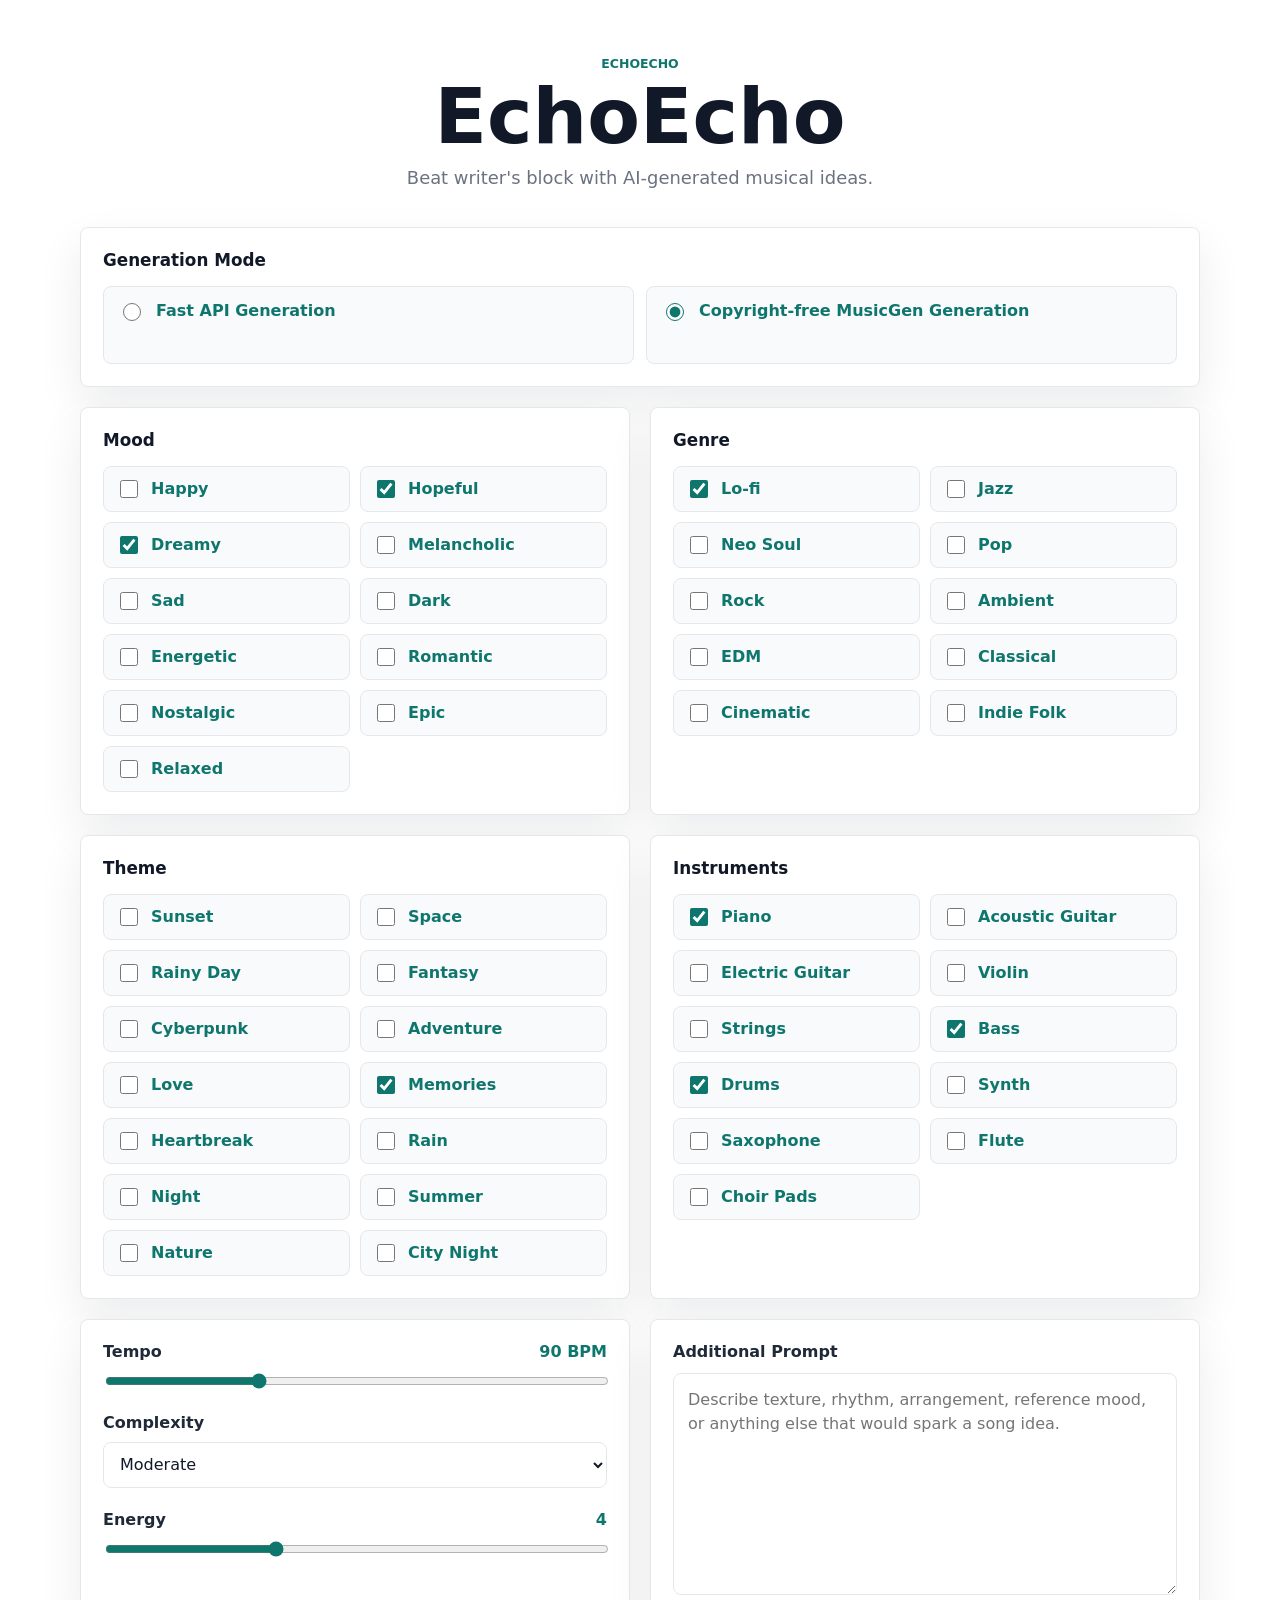
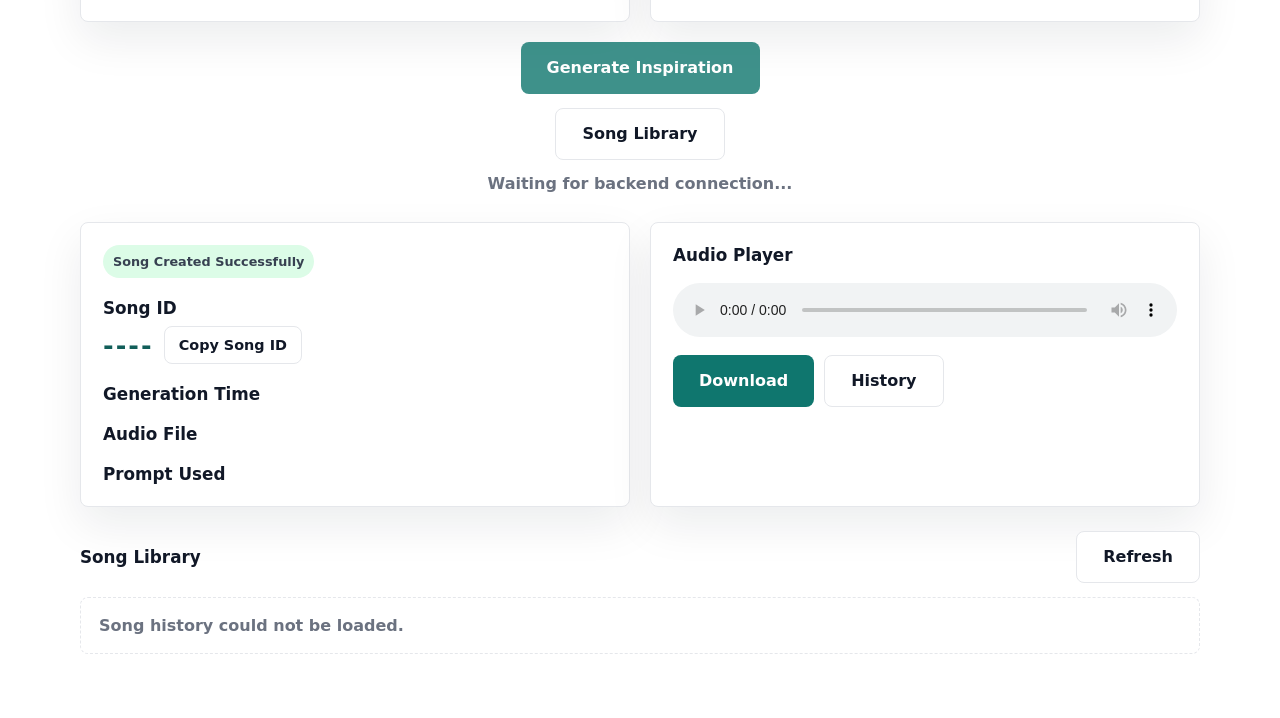
<file: frontend/index.html>
<!DOCTYPE html>
<html lang="en">
<head>
  <meta charset="UTF-8" />
  <meta name="viewport" content="width=device-width, initial-scale=1.0" />
  <title>EchoEcho</title>
  <link rel="icon" href="/favicon.ico" />
  <link rel="stylesheet" href="styles.css" />
</head>
<body>
  <main class="page-shell">
    <header class="hero">
      <p class="eyebrow">EchoEcho</p>
      <h1>EchoEcho</h1>
      <p class="subtitle">Beat writer's block with AI-generated musical ideas.</p>
    </header>
    <form id="generator-form" class="app-grid">
      <section class="card mode-card">
        <div class="section-heading">
          <h2>Generation Mode</h2>
        </div>
        <div class="mode-options" role="radiogroup" aria-label="Generation mode">
          <label class="mode-choice">
            <input type="radio" name="generation-mode" value="api" />
            <span>
              <strong>Fast API Generation</strong>
            </span>
          </label>
          <label class="mode-choice">
            <input type="radio" name="generation-mode" value="musicgen" checked />
            <span>
              <strong>Copyright-free MusicGen Generation</strong>
            </span>
          </label>
        </div>
      </section>

      <section class="card">
        <div class="section-heading">
          <h2>Mood</h2>
        </div>
        <div id="moods" class="checkbox-grid" data-group="moods"></div>
      </section>

      <section class="card">
        <div class="section-heading">
          <h2>Genre</h2>
        </div>
        <div id="genres" class="checkbox-grid" data-group="genres"></div>
      </section>

      <section class="card">
        <div class="section-heading">
          <h2>Theme</h2>
        </div>
        <div id="themes" class="checkbox-grid" data-group="themes"></div>
      </section>

      <section class="card">
        <div class="section-heading">
          <h2>Instruments</h2>
        </div>
        <div id="instruments" class="checkbox-grid" data-group="instruments"></div>
      </section>

      <section class="card controls-card">
        <div class="field">
          <label for="tempo">Tempo <span id="tempo-value">90 BPM</span></label>
          <input id="tempo" type="range" min="60" max="160" value="90" />
        </div>

        <div class="field">
          <label for="complexity">Complexity</label>
          <select id="complexity">
            <option>Simple</option>
            <option selected>Moderate</option>
            <option>Rich</option>
          </select>
        </div>

        <div class="field">
          <label for="energy">Energy <span id="energy-value">4</span></label>
          <input id="energy" type="range" min="1" max="10" value="4" />
        </div>
      </section>

      <section class="card prompt-card">
        <label for="custom-prompt">Additional Prompt</label>
        <textarea
          id="custom-prompt"
          rows="8"
          placeholder="Describe texture, rhythm, arrangement, reference mood, or anything else that would spark a song idea."
        ></textarea>
      </section>

      <section class="action-panel">
        <button id="generate-button" type="submit">
          <span class="button-text">Generate Inspiration</span>
          <span class="spinner" aria-hidden="true"></span>
        </button>
        <button id="history-button" class="secondary-button" type="button">Song Library</button>
        <p id="status-message" class="status-message" role="status"></p>
      </section>
    </form>

    <section id="progress-panel" class="progress-panel" hidden>
      <div class="progress-ring" aria-hidden="true">
        <svg viewBox="0 0 120 120">
          <circle class="ring-track" cx="60" cy="60" r="52"></circle>
          <circle id="ring-progress" class="ring-progress" cx="60" cy="60" r="52"></circle>
        </svg>
        <span id="progress-percent">0%</span>
      </div>

      <div class="progress-details">
        <p id="progress-stage" class="progress-stage">Preparing prompt...</p>
        <div class="progress-bar" aria-label="Generation progress">
          <span id="progress-fill" class="progress-fill"></span>
          <span id="progress-note" class="progress-note" aria-hidden="true">&#9834;</span>
        </div>
        <div class="progress-meta">
          <span>Elapsed: <strong id="elapsed-time">00:00</strong></span>
          <span>Estimated remaining: <strong id="remaining-time">--:--</strong></span>
        </div>
      </div>
    </section>

    <section id="results" class="results" hidden>
      <article class="card result-card">
        <p class="success-label">Song Created Successfully</p>
        <h2>Song ID</h2>
        <div class="song-id-row">
          <strong id="song-id">----</strong>
          <button id="copy-song-id" class="icon-button" type="button">Copy Song ID</button>
        </div>
        <h2>Generation Time</h2>
        <p id="generation-time"></p>
        <h2>Audio File</h2>
        <p id="audio-file"></p>
        <h2>Prompt Used</h2>
        <p id="prompt-used"></p>
      </article>

      <article class="card result-card">
        <h2>Audio Player</h2>
        <audio id="audio-player" controls></audio>
        <div class="result-actions">
          <a id="download-link" class="download-button" download="echoecho.wav">Download</a>
          <button id="result-history-button" class="secondary-button" type="button">History</button>
        </div>
      </article>
    </section>

    <section id="song-library" class="song-library">
      <div class="library-heading">
        <h2>Song Library</h2>
        <button id="refresh-history" class="secondary-button" type="button">Refresh</button>
      </div>
      <div id="history-list" class="history-list"></div>
    </section>

    <section id="error-card" class="error-card" hidden></section>
  </main>

  <script src="script.js"></script>
</body>
</html>
</file>
<file: frontend/styles.css>
:root {
  --accent: #0F766E;
  --accent-dark: #115E59;
  --background: #FFFFFF;
  --surface: #FFFFFF;
  --text: #111827;
  --muted: #6B7280;
  --line: #E5E7EB;
  --soft: #F8FAFC;
  --error: #B91C1C;
  --error-bg: #FEF2F2;
  --shadow: 0 18px 45px rgba(17, 24, 39, 0.08);
}

* {
  box-sizing: border-box;
}

body {
  margin: 0;
  min-height: 100vh;
  background: var(--background);
  color: var(--text);
  font-family: Inter, ui-sans-serif, system-ui, -apple-system, BlinkMacSystemFont, "Segoe UI", sans-serif;
}

.page-shell {
  width: min(1120px, calc(100% - 32px));
  margin: 0 auto;
  padding: 56px 0 64px;
}

.hero {
  text-align: center;
  margin-bottom: 34px;
}

.eyebrow {
  margin: 0 0 10px;
  color: var(--accent);
  font-size: 0.78rem;
  font-weight: 800;
  letter-spacing: 0;
  text-transform: uppercase;
}

h1,
h2,
p {
  margin-top: 0;
}

h1 {
  margin-bottom: 10px;
  font-size: clamp(2.25rem, 7vw, 4.8rem);
  line-height: 0.95;
  letter-spacing: 0;
}

.subtitle {
  max-width: 620px;
  margin: 0 auto;
  color: var(--muted);
  font-size: 1.12rem;
  line-height: 1.6;
}

.app-grid {
  display: grid;
  grid-template-columns: repeat(2, minmax(0, 1fr));
  gap: 20px;
}

.card {
  background: var(--surface);
  border: 1px solid var(--line);
  border-radius: 8px;
  box-shadow: var(--shadow);
  padding: 22px;
}

.mode-card {
  grid-column: 1 / -1;
}

.mode-options {
  display: grid;
  grid-template-columns: repeat(2, minmax(0, 1fr));
  gap: 12px;
}

.mode-choice {
  display: flex;
  gap: 12px;
  min-height: 78px;
  border: 1px solid var(--line);
  border-radius: 8px;
  background: var(--soft);
  padding: 14px;
  cursor: pointer;
}

.mode-choice input {
  width: 18px;
  height: 18px;
  margin-top: 2px;
  accent-color: var(--accent);
  flex: 0 0 auto;
}

.mode-choice strong,
.mode-choice small {
  display: block;
}

.section-heading {
  display: flex;
  align-items: center;
  justify-content: space-between;
  gap: 16px;
  margin-bottom: 16px;
}

h2 {
  margin-bottom: 0;
  font-size: 1.05rem;
  letter-spacing: 0;
}

.checkbox-grid {
  display: grid;
  grid-template-columns: repeat(2, minmax(0, 1fr));
  gap: 10px;
}

.choice {
  display: flex;
  align-items: center;
  gap: 10px;
  min-height: 44px;
  padding: 10px 12px;
  border: 1px solid var(--line);
  border-radius: 8px;
  background: var(--soft);
  color: #1F2937;
  cursor: pointer;
  transition: border-color 180ms ease, transform 180ms ease, box-shadow 180ms ease;
}

.choice:hover {
  border-color: rgba(15, 118, 110, 0.45);
  box-shadow: 0 8px 22px rgba(15, 118, 110, 0.08);
  transform: translateY(-1px);
}

.choice input {
  width: 18px;
  height: 18px;
  accent-color: var(--accent);
  flex: 0 0 auto;
}

.controls-card,
.prompt-card {
  grid-column: span 1;
}

.field {
  display: grid;
  gap: 10px;
  margin-bottom: 22px;
}

.field:last-child {
  margin-bottom: 0;
}

label {
  color: #1F2937;
  font-weight: 700;
}

label span {
  float: right;
  color: var(--accent);
  font-weight: 800;
}

input[type="range"] {
  width: 100%;
  accent-color: var(--accent);
}

select,
textarea {
  width: 100%;
  border: 1px solid var(--line);
  border-radius: 8px;
  background: #FFFFFF;
  color: var(--text);
  font: inherit;
  outline: none;
  transition: border-color 180ms ease, box-shadow 180ms ease;
}

select {
  min-height: 46px;
  padding: 0 12px;
}

textarea {
  margin-top: 12px;
  padding: 14px;
  resize: vertical;
  line-height: 1.5;
}

select:focus,
textarea:focus {
  border-color: var(--accent);
  box-shadow: 0 0 0 4px rgba(15, 118, 110, 0.12);
}

.action-panel {
  grid-column: 1 / -1;
  display: grid;
  gap: 14px;
  justify-items: center;
}

button,
.download-button,
.secondary-button,
.icon-button {
  display: inline-flex;
  align-items: center;
  justify-content: center;
  min-height: 52px;
  border: 0;
  border-radius: 8px;
  background: var(--accent);
  color: #FFFFFF;
  font: inherit;
  font-weight: 800;
  text-decoration: none;
  cursor: pointer;
  padding: 0 26px;
  transition: background 180ms ease, box-shadow 180ms ease, transform 180ms ease;
}

button:hover,
.download-button:hover {
  background: var(--accent-dark);
  box-shadow: 0 14px 28px rgba(15, 118, 110, 0.2);
  transform: translateY(-1px);
}

.secondary-button,
.icon-button {
  border: 1px solid var(--line);
  background: #FFFFFF;
  color: var(--text);
}

.secondary-button:hover,
.icon-button:hover {
  border-color: rgba(15, 118, 110, 0.45);
  background: var(--soft);
  box-shadow: 0 10px 22px rgba(17, 24, 39, 0.08);
  transform: translateY(-1px);
}

.icon-button {
  min-height: 38px;
  padding: 0 14px;
  font-size: 0.9rem;
}

button:disabled {
  cursor: wait;
  opacity: 0.8;
  transform: none;
}

.spinner {
  display: none;
  width: 18px;
  height: 18px;
  margin-left: 10px;
  border: 2px solid rgba(255, 255, 255, 0.4);
  border-top-color: #FFFFFF;
  border-radius: 999px;
  animation: spin 850ms linear infinite;
}

button.is-loading .spinner {
  display: inline-block;
}

.status-message {
  min-height: 24px;
  margin: 0;
  color: var(--muted);
  font-weight: 700;
}

.progress-panel {
  display: grid;
  grid-template-columns: 136px minmax(0, 1fr);
  align-items: center;
  gap: 24px;
  margin-top: 24px;
  border: 1px solid var(--line);
  border-radius: 8px;
  background: var(--surface);
  box-shadow: var(--shadow);
  padding: 22px;
}

.progress-panel[hidden] {
  display: none;
}

.progress-ring {
  position: relative;
  width: 120px;
  height: 120px;
}

.progress-ring svg {
  display: block;
  width: 120px;
  height: 120px;
  transform: rotate(-90deg);
}

.ring-track,
.ring-progress {
  fill: none;
  stroke-width: 10;
}

.ring-track {
  stroke: var(--line);
}

.ring-progress {
  stroke: var(--accent);
  stroke-linecap: round;
  stroke-dasharray: 327;
  stroke-dashoffset: 327;
  transition: stroke-dashoffset 240ms ease;
}

#progress-percent {
  position: absolute;
  inset: 0;
  display: grid;
  place-items: center;
  color: var(--accent-dark);
  font-size: 1.35rem;
  font-weight: 900;
}

.progress-details {
  display: grid;
  gap: 14px;
}

.progress-stage {
  margin: 0;
  color: #1F2937;
  font-weight: 800;
}

.progress-bar {
  position: relative;
  height: 14px;
  overflow: visible;
  border-radius: 999px;
  background: var(--line);
}

.progress-fill {
  display: block;
  width: 0%;
  height: 100%;
  border-radius: inherit;
  background: linear-gradient(90deg, #0F766E, #D97706);
  transition: width 240ms ease;
}

.progress-note {
  position: absolute;
  top: 50%;
  left: 0%;
  display: grid;
  width: 30px;
  height: 30px;
  place-items: center;
  border-radius: 999px;
  background: #FFFFFF;
  color: var(--accent);
  box-shadow: 0 8px 20px rgba(17, 24, 39, 0.16);
  font-size: 1.1rem;
  font-weight: 900;
  transform: translate(-50%, -50%);
  transition: left 240ms ease;
}

.progress-meta {
  display: flex;
  flex-wrap: wrap;
  gap: 14px 24px;
  color: var(--muted);
  font-size: 0.95rem;
  font-weight: 700;
}

.progress-meta strong {
  color: var(--text);
}

.results {
  display: grid;
  grid-template-columns: repeat(2, minmax(0, 1fr));
  gap: 20px;
  margin-top: 24px;
}

.result-card p {
  margin-bottom: 0;
  color: #374151;
  line-height: 1.65;
}

.success-label {
  display: inline-flex;
  margin-bottom: 16px;
  border-radius: 999px;
  background: #DCFCE7;
  color: #166534;
  padding: 6px 10px;
  font-size: 0.8rem;
  font-weight: 900;
}

.song-id-row,
.result-actions,
.library-heading,
.history-actions {
  display: flex;
  flex-wrap: wrap;
  align-items: center;
  gap: 10px;
}

.song-id-row {
  margin: 8px 0 20px;
}

.song-id-row strong {
  color: var(--accent-dark);
  font-size: 1.6rem;
  letter-spacing: 0.08em;
}

.result-card h2:not(:first-child) {
  margin-top: 20px;
}

audio {
  display: block;
  width: 100%;
  margin: 18px 0;
}

.song-library {
  margin-top: 24px;
}

.library-heading {
  justify-content: space-between;
  margin-bottom: 14px;
}

.history-list {
  display: grid;
  gap: 16px;
}

.history-card {
  display: grid;
  gap: 12px;
  border: 1px solid var(--line);
  border-radius: 8px;
  background: var(--surface);
  box-shadow: var(--shadow);
  padding: 18px;
}

.history-card h3 {
  margin: 0;
  color: var(--accent-dark);
  font-size: 1.1rem;
  letter-spacing: 0.08em;
}

.history-meta {
  display: grid;
  grid-template-columns: repeat(2, minmax(0, 1fr));
  gap: 8px 16px;
  color: var(--muted);
  font-size: 0.95rem;
  font-weight: 700;
}

.history-meta strong {
  color: var(--text);
}

.history-prompt {
  margin: 0;
  color: #374151;
  line-height: 1.55;
}

.history-section {
  display: grid;
  gap: 8px;
  border-top: 1px solid var(--line);
  padding-top: 12px;
}

.history-section h4 {
  margin: 0;
  color: var(--text);
  font-size: 0.95rem;
}

.lyrics-text,
.copyright-result {
  margin: 0;
  color: #374151;
  line-height: 1.55;
  white-space: pre-wrap;
}

.copyright-result {
  color: var(--muted);
  font-weight: 700;
}

.empty-history {
  margin: 0;
  border: 1px dashed var(--line);
  border-radius: 8px;
  color: var(--muted);
  padding: 18px;
  font-weight: 700;
}

.error-card {
  margin-top: 24px;
  border: 1px solid #FCA5A5;
  border-radius: 8px;
  background: var(--error-bg);
  color: var(--error);
  box-shadow: 0 14px 34px rgba(185, 28, 28, 0.08);
  padding: 18px 20px;
  font-weight: 700;
}

@keyframes spin {
  to {
    transform: rotate(360deg);
  }
}

@media (max-width: 820px) {
  .page-shell {
    width: min(100% - 24px, 680px);
    padding-top: 34px;
  }

  .app-grid,
  .results,
  .progress-panel,
  .mode-options {
    grid-template-columns: 1fr;
  }

  .history-meta {
    grid-template-columns: 1fr;
  }

  .progress-ring {
    justify-self: center;
  }
}

@media (max-width: 520px) {
  .card {
    padding: 18px;
  }

  .checkbox-grid {
    grid-template-columns: 1fr;
  }

  button,
  .download-button,
  .secondary-button,
  .icon-button {
    width: 100%;
  }
}
</file>
